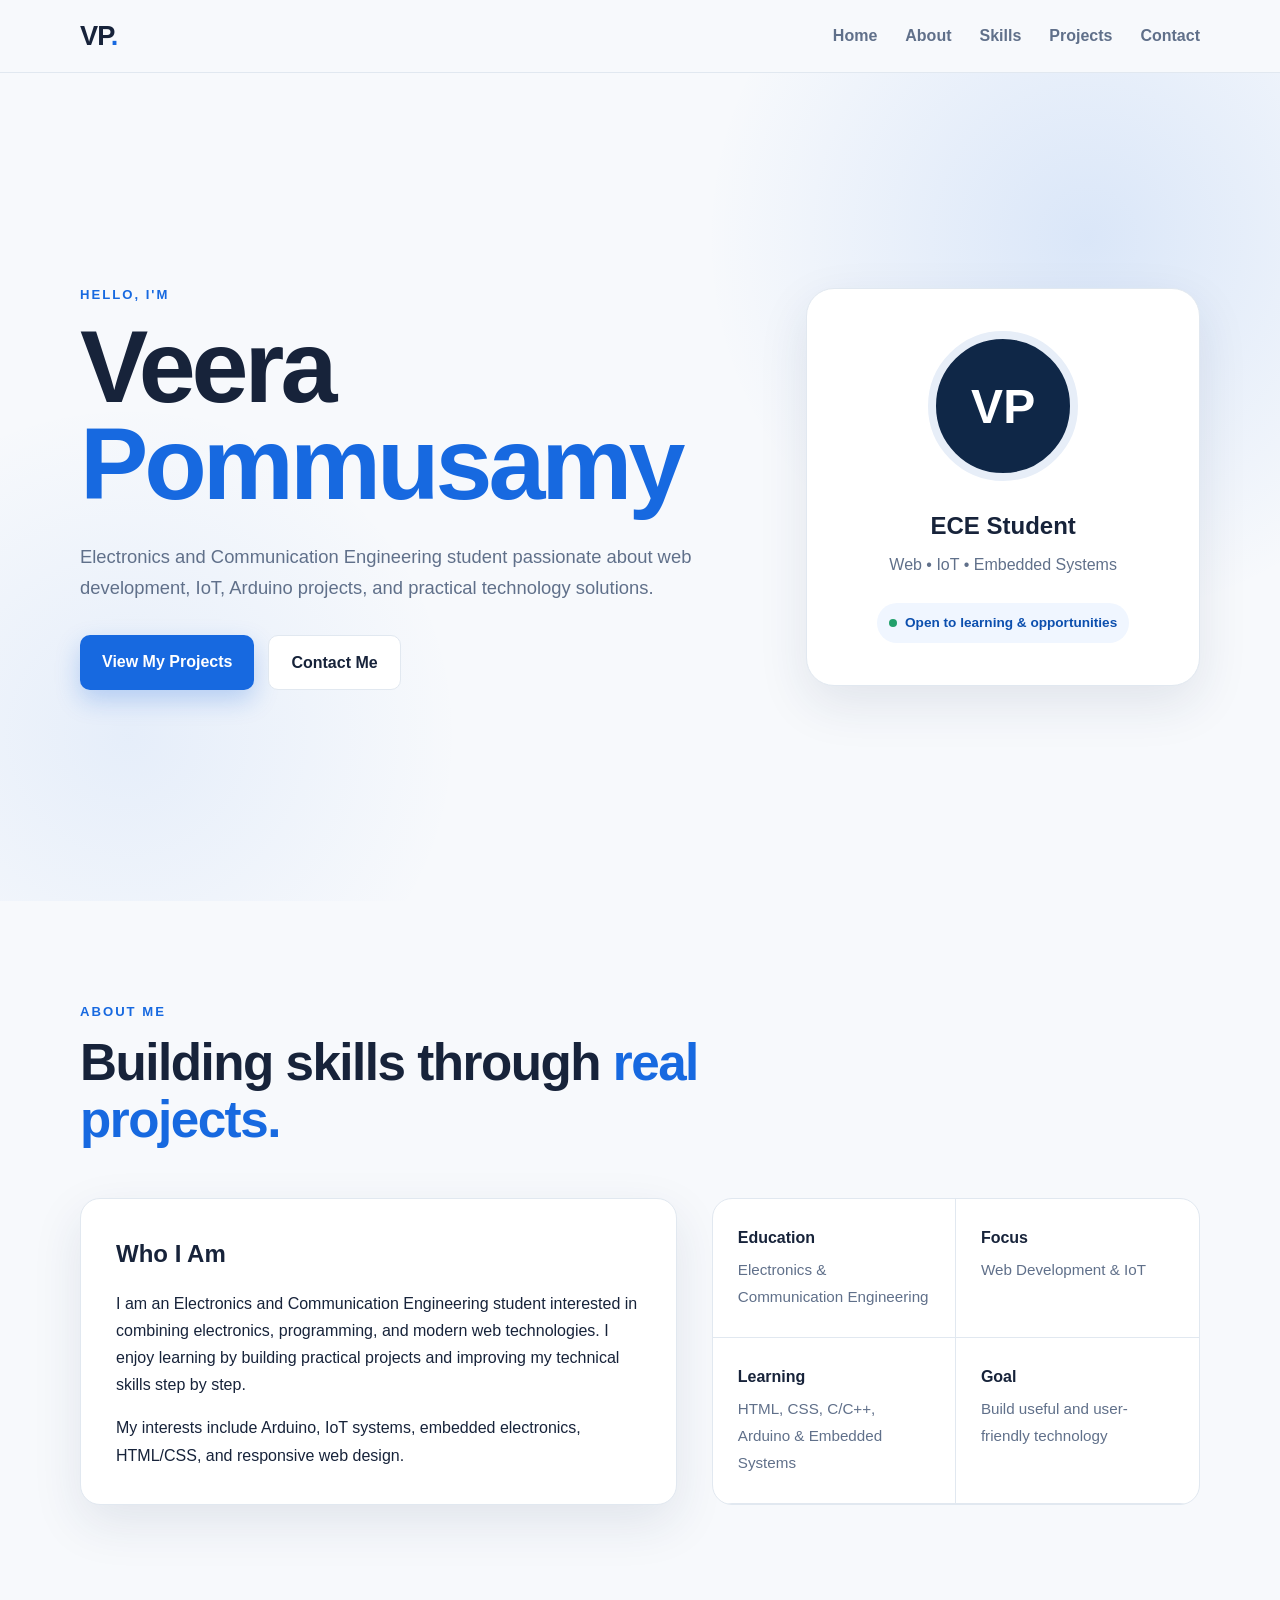
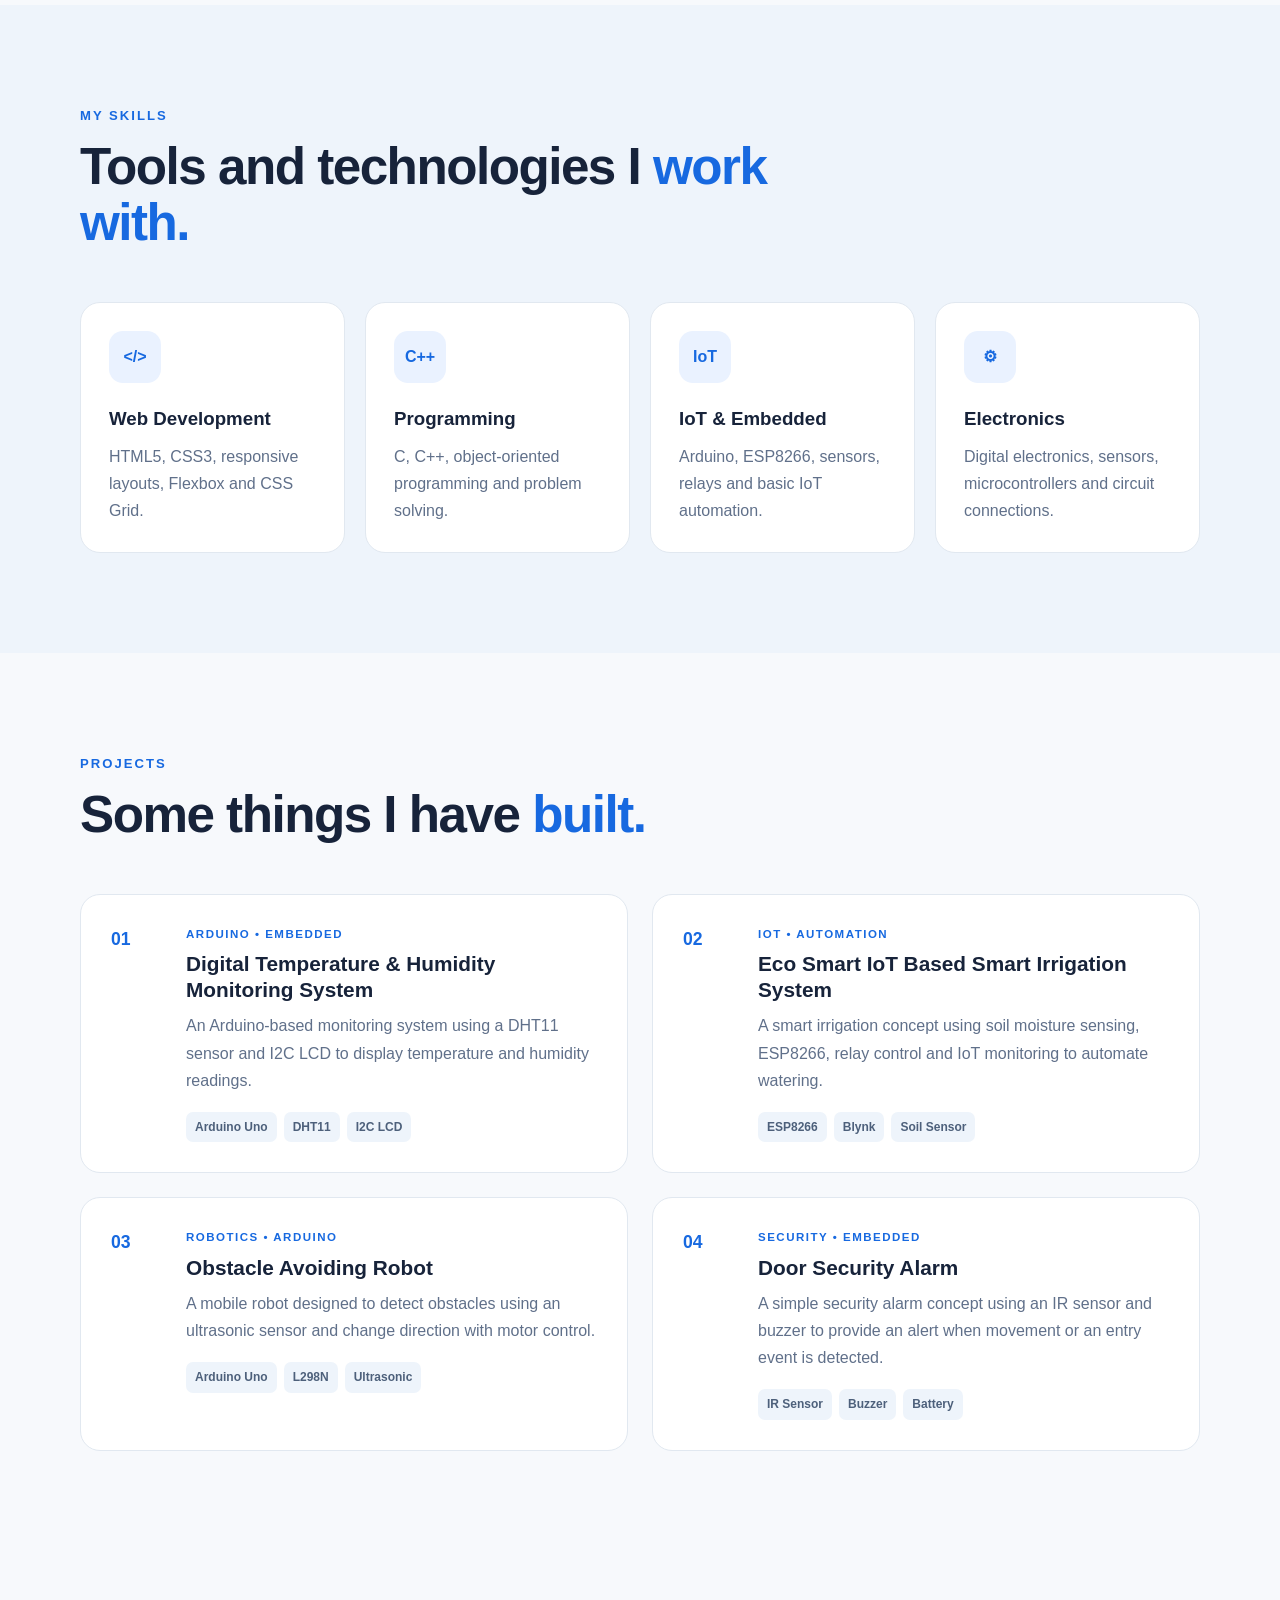
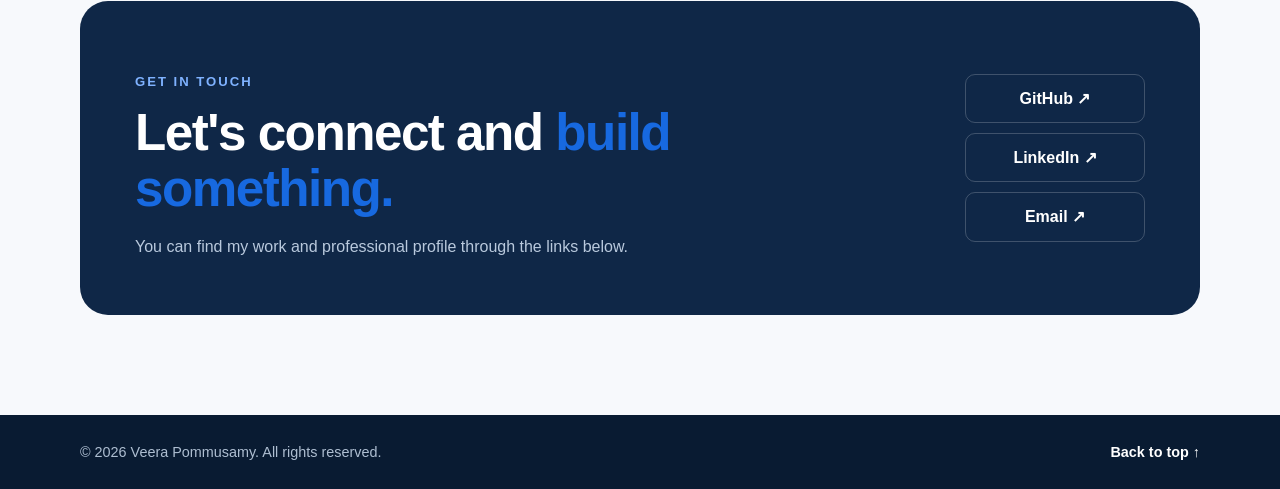
<file: index.html>
<!DOCTYPE html>
<html lang="en">
<head>
  <meta charset="UTF-8">
  <meta name="viewport" content="width=device-width, initial-scale=1.0">
  <meta name="description" content="Personal portfolio of Veera Pommusamy - Electronics and Communication Engineering student and aspiring developer.">
  <title>Veera Pommusamy | Personal Portfolio</title>
  <link rel="stylesheet" href="style.css">
</head>

<body>
  <header class="site-header">
    <nav class="navbar container" aria-label="Main navigation">
      <a class="logo" href="#home">VP<span>.</span></a>

      <div class="nav-links">
        <a href="#home">Home</a>
        <a href="#about">About</a>
        <a href="#skills">Skills</a>
        <a href="#projects">Projects</a>
        <a href="#contact">Contact</a>
      </div>
    </nav>
  </header>

  <main>
    <!-- Hero -->
    <section id="home" class="hero">
      <div class="container hero-content">
        <div class="hero-text">
          <p class="eyebrow">HELLO, I'M</p>
          <h1>Veera<br><span>Pommusamy</span></h1>
          <p class="hero-description">
            Electronics and Communication Engineering student passionate about
            web development, IoT, Arduino projects, and practical technology solutions.
          </p>

          <div class="hero-buttons">
            <a class="btn primary-btn" href="#projects">View My Projects</a>
            <a class="btn secondary-btn" href="#contact">Contact Me</a>
          </div>
        </div>

        <div class="hero-card" aria-label="Profile summary">
          <div class="profile-circle">VP</div>
          <h2>ECE Student</h2>
          <p>Web • IoT • Embedded Systems</p>
          <div class="status">
            <span class="status-dot"></span>
            Open to learning & opportunities
          </div>
        </div>
      </div>
    </section>

    <!-- About -->
    <section id="about" class="section">
      <div class="container">
        <div class="section-heading">
          <p class="eyebrow">ABOUT ME</p>
          <h2>Building skills through <span>real projects.</span></h2>
        </div>

        <div class="about-grid">
          <article class="about-card">
            <h3>Who I Am</h3>
            <p>
              I am an Electronics and Communication Engineering student interested
              in combining electronics, programming, and modern web technologies.
              I enjoy learning by building practical projects and improving my
              technical skills step by step.
            </p>
            <p>
              My interests include Arduino, IoT systems, embedded electronics,
              HTML/CSS, and responsive web design.
            </p>
          </article>

          <div class="quick-info">
            <div class="info-item">
              <strong>Education</strong>
              <span>Electronics & Communication Engineering</span>
            </div>
            <div class="info-item">
              <strong>Focus</strong>
              <span>Web Development & IoT</span>
            </div>
            <div class="info-item">
              <strong>Learning</strong>
              <span>HTML, CSS, C/C++, Arduino & Embedded Systems</span>
            </div>
            <div class="info-item">
              <strong>Goal</strong>
              <span>Build useful and user-friendly technology</span>
            </div>
          </div>
        </div>
      </div>
    </section>

    <!-- Skills -->
    <section id="skills" class="section section-alt">
      <div class="container">
        <div class="section-heading">
          <p class="eyebrow">MY SKILLS</p>
          <h2>Tools and technologies I <span>work with.</span></h2>
        </div>

        <div class="skills-grid">
          <article class="skill-card">
            <div class="skill-icon">&lt;/&gt;</div>
            <h3>Web Development</h3>
            <p>HTML5, CSS3, responsive layouts, Flexbox and CSS Grid.</p>
          </article>

          <article class="skill-card">
            <div class="skill-icon">C++</div>
            <h3>Programming</h3>
            <p>C, C++, object-oriented programming and problem solving.</p>
          </article>

          <article class="skill-card">
            <div class="skill-icon">IoT</div>
            <h3>IoT & Embedded</h3>
            <p>Arduino, ESP8266, sensors, relays and basic IoT automation.</p>
          </article>

          <article class="skill-card">
            <div class="skill-icon">⚙</div>
            <h3>Electronics</h3>
            <p>Digital electronics, sensors, microcontrollers and circuit connections.</p>
          </article>
        </div>
      </div>
    </section>

    <!-- Projects -->
    <section id="projects" class="section">
      <div class="container">
        <div class="section-heading">
          <p class="eyebrow">PROJECTS</p>
          <h2>Some things I have <span>built.</span></h2>
        </div>

        <div class="projects-grid">
          <article class="project-card">
            <div class="project-number">01</div>
            <div>
              <p class="project-type">ARDUINO • EMBEDDED</p>
              <h3>Digital Temperature & Humidity Monitoring System</h3>
              <p>
                An Arduino-based monitoring system using a DHT11 sensor and I2C LCD
                to display temperature and humidity readings.
              </p>
              <div class="tags">
                <span>Arduino Uno</span>
                <span>DHT11</span>
                <span>I2C LCD</span>
              </div>
            </div>
          </article>

          <article class="project-card">
            <div class="project-number">02</div>
            <div>
              <p class="project-type">IOT • AUTOMATION</p>
              <h3>Eco Smart IoT Based Smart Irrigation System</h3>
              <p>
                A smart irrigation concept using soil moisture sensing, ESP8266,
                relay control and IoT monitoring to automate watering.
              </p>
              <div class="tags">
                <span>ESP8266</span>
                <span>Blynk</span>
                <span>Soil Sensor</span>
              </div>
            </div>
          </article>

          <article class="project-card">
            <div class="project-number">03</div>
            <div>
              <p class="project-type">ROBOTICS • ARDUINO</p>
              <h3>Obstacle Avoiding Robot</h3>
              <p>
                A mobile robot designed to detect obstacles using an ultrasonic
                sensor and change direction with motor control.
              </p>
              <div class="tags">
                <span>Arduino Uno</span>
                <span>L298N</span>
                <span>Ultrasonic</span>
              </div>
            </div>
          </article>

          <article class="project-card">
            <div class="project-number">04</div>
            <div>
              <p class="project-type">SECURITY • EMBEDDED</p>
              <h3>Door Security Alarm</h3>
              <p>
                A simple security alarm concept using an IR sensor and buzzer
                to provide an alert when movement or an entry event is detected.
              </p>
              <div class="tags">
                <span>IR Sensor</span>
                <span>Buzzer</span>
                <span>Battery</span>
              </div>
            </div>
          </article>
        </div>
      </div>
    </section>

    <!-- Contact -->
    <section id="contact" class="section contact-section">
      <div class="container contact-box">
        <div>
          <p class="eyebrow">GET IN TOUCH</p>
          <h2>Let's connect and <span>build something.</span></h2>
          <p>
            You can find my work and professional profile through the links below.
          </p>
        </div>

        <div class="social-links">
          <!-- Replace the two placeholder links below with your real profiles. -->
          <a href="https://github.com/YOUR_GITHUB_USERNAME" target="_blank" rel="noopener noreferrer">
            GitHub ↗
          </a>
          <a href="https://www.linkedin.com/in/YOUR_LINKEDIN_USERNAME/" target="_blank" rel="noopener noreferrer">
            LinkedIn ↗
          </a>
          <a href="mailto:YOUR_EMAIL@example.com">
            Email ↗
          </a>
        </div>
      </div>
    </section>
  </main>

  <footer class="site-footer">
    <div class="container footer-content">
      <p>© 2026 Veera Pommusamy. All rights reserved.</p>
      <a href="#home">Back to top ↑</a>
    </div>
  </footer>
</body>
</html>
</file>
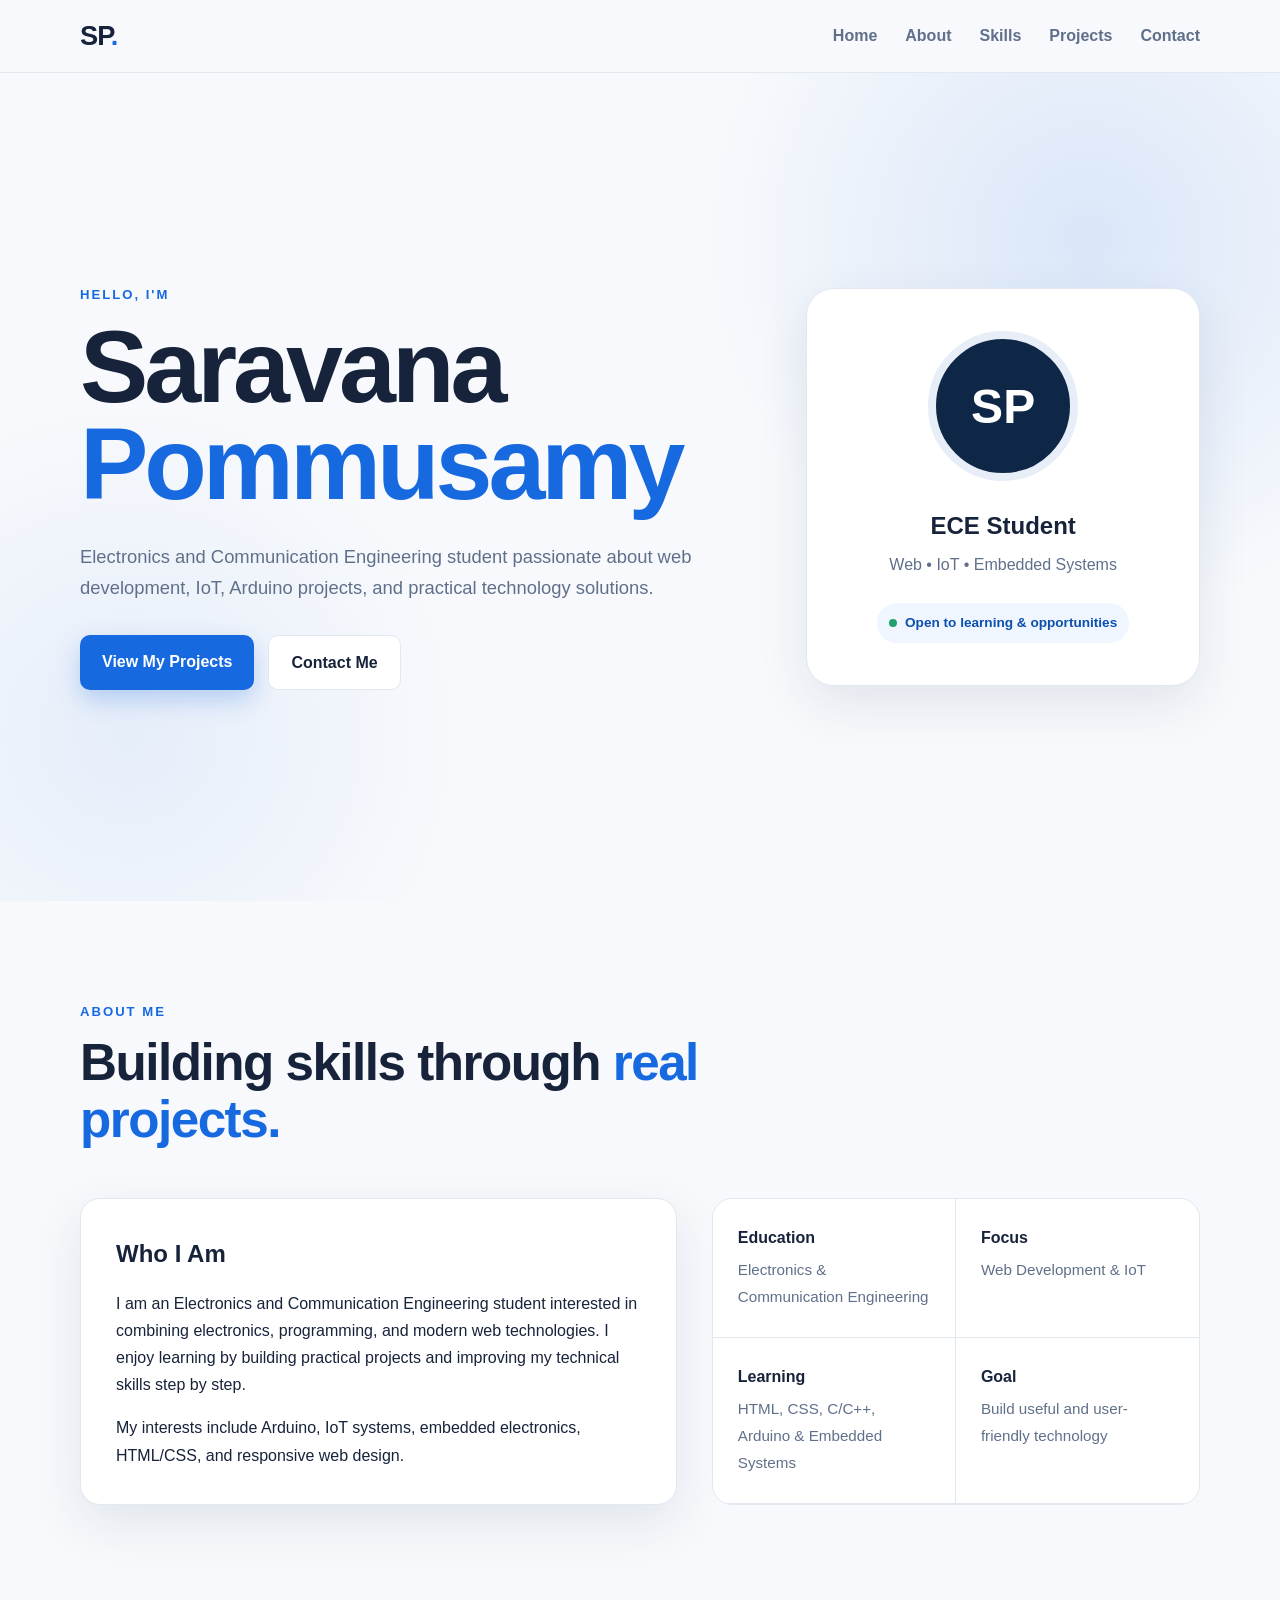
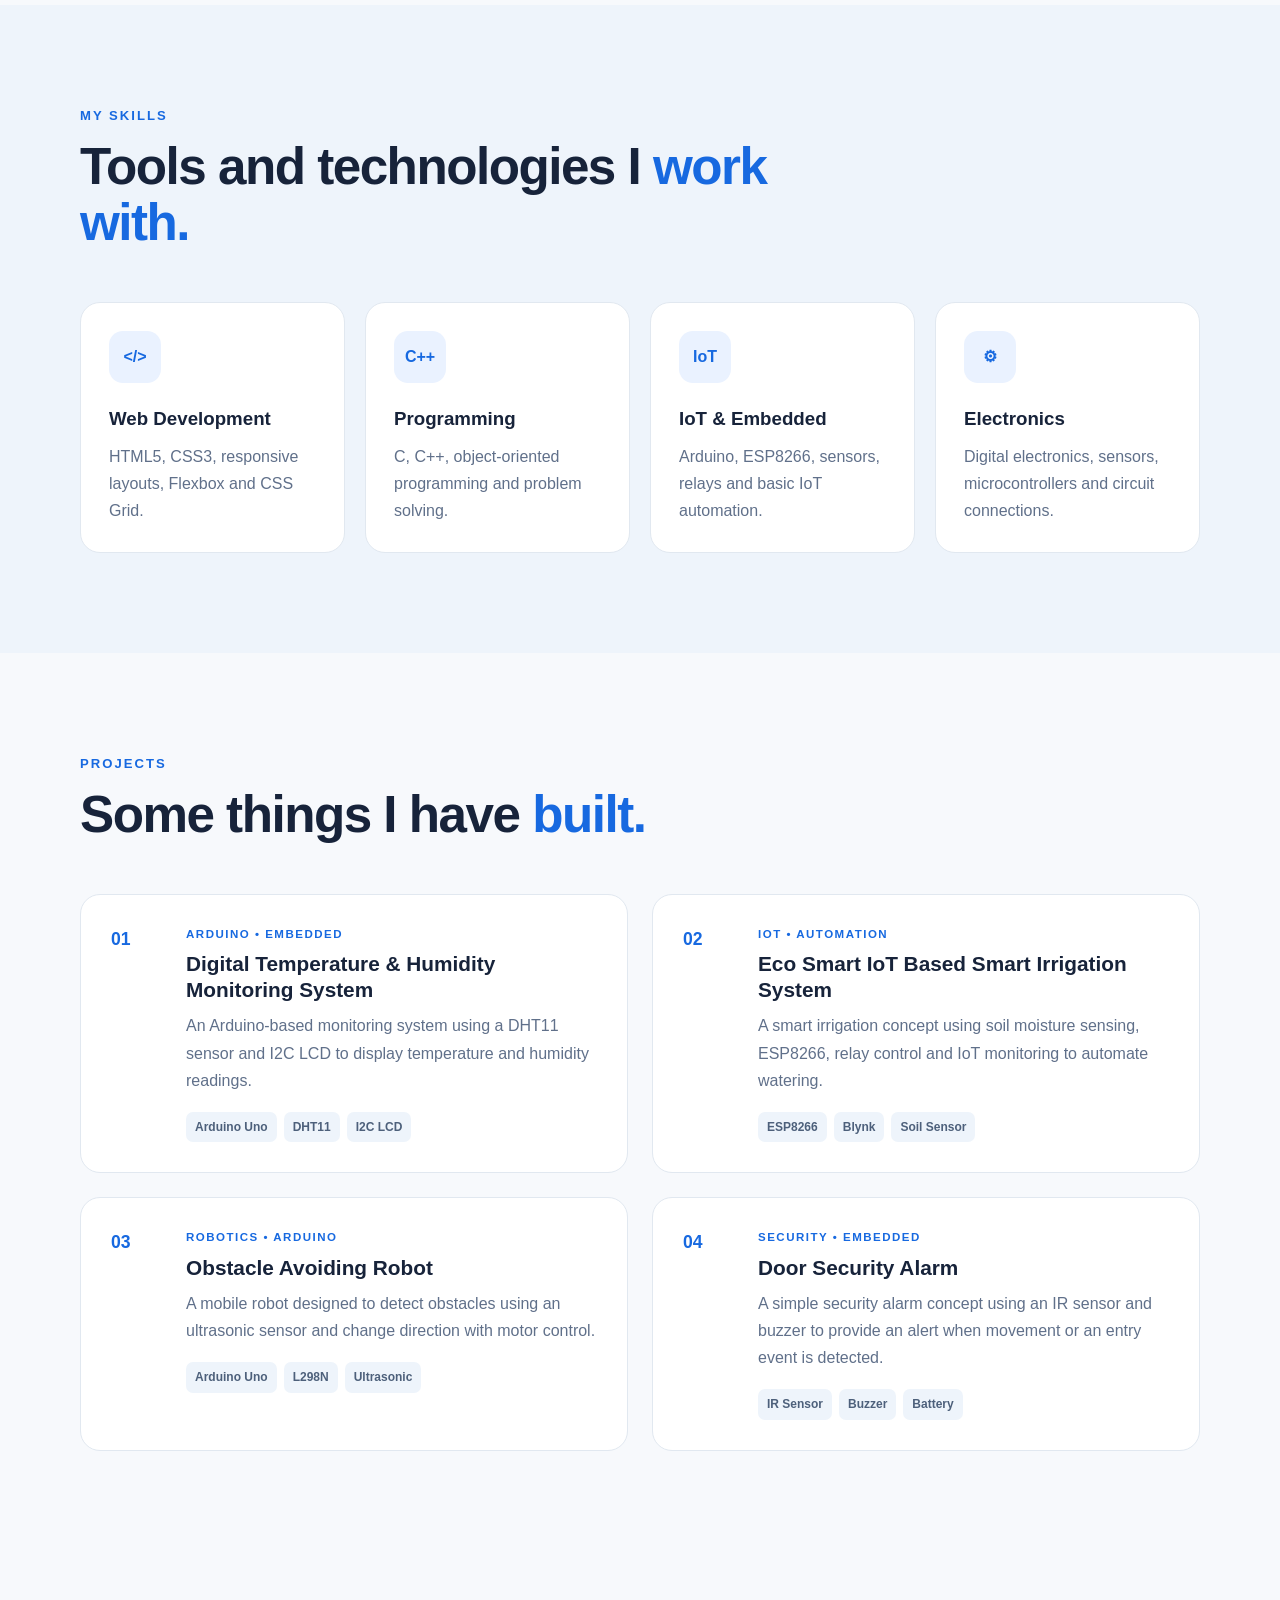
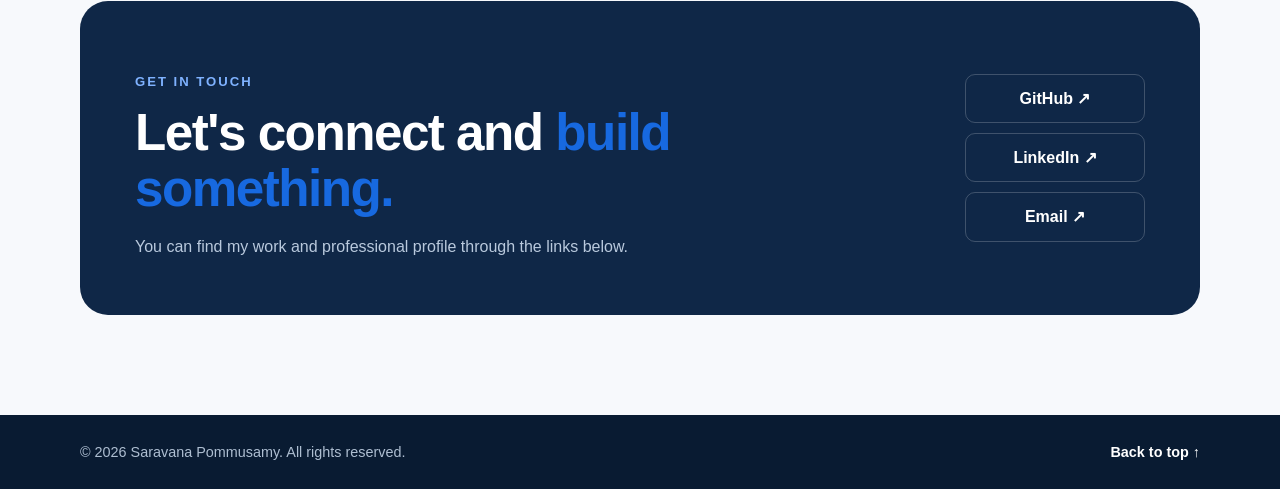
<file: index[1].html>
<!DOCTYPE html>
<html lang="en">
<head>
  <meta charset="UTF-8">
  <meta name="viewport" content="width=device-width, initial-scale=1.0">
  <meta name="description" content="Personal portfolio of Saravana Pommusamy - Electronics and Communication Engineering student and aspiring developer.">
  <title>Saravana Pommusamy | Personal Portfolio</title>
  <link rel="stylesheet" href="style.css">
</head>

<body>
  <header class="site-header">
    <nav class="navbar container" aria-label="Main navigation">
      <a class="logo" href="#home">SP<span>.</span></a>

      <div class="nav-links">
        <a href="#home">Home</a>
        <a href="#about">About</a>
        <a href="#skills">Skills</a>
        <a href="#projects">Projects</a>
        <a href="#contact">Contact</a>
      </div>
    </nav>
  </header>

  <main>
    <!-- Hero -->
    <section id="home" class="hero">
      <div class="container hero-content">
        <div class="hero-text">
          <p class="eyebrow">HELLO, I'M</p>
          <h1>Saravana<br><span>Pommusamy</span></h1>
          <p class="hero-description">
            Electronics and Communication Engineering student passionate about
            web development, IoT, Arduino projects, and practical technology solutions.
          </p>

          <div class="hero-buttons">
            <a class="btn primary-btn" href="#projects">View My Projects</a>
            <a class="btn secondary-btn" href="#contact">Contact Me</a>
          </div>
        </div>

        <div class="hero-card" aria-label="Profile summary">
          <div class="profile-circle">SP</div>
          <h2>ECE Student</h2>
          <p>Web • IoT • Embedded Systems</p>
          <div class="status">
            <span class="status-dot"></span>
            Open to learning & opportunities
          </div>
        </div>
      </div>
    </section>

    <!-- About -->
    <section id="about" class="section">
      <div class="container">
        <div class="section-heading">
          <p class="eyebrow">ABOUT ME</p>
          <h2>Building skills through <span>real projects.</span></h2>
        </div>

        <div class="about-grid">
          <article class="about-card">
            <h3>Who I Am</h3>
            <p>
              I am an Electronics and Communication Engineering student interested
              in combining electronics, programming, and modern web technologies.
              I enjoy learning by building practical projects and improving my
              technical skills step by step.
            </p>
            <p>
              My interests include Arduino, IoT systems, embedded electronics,
              HTML/CSS, and responsive web design.
            </p>
          </article>

          <div class="quick-info">
            <div class="info-item">
              <strong>Education</strong>
              <span>Electronics & Communication Engineering</span>
            </div>
            <div class="info-item">
              <strong>Focus</strong>
              <span>Web Development & IoT</span>
            </div>
            <div class="info-item">
              <strong>Learning</strong>
              <span>HTML, CSS, C/C++, Arduino & Embedded Systems</span>
            </div>
            <div class="info-item">
              <strong>Goal</strong>
              <span>Build useful and user-friendly technology</span>
            </div>
          </div>
        </div>
      </div>
    </section>

    <!-- Skills -->
    <section id="skills" class="section section-alt">
      <div class="container">
        <div class="section-heading">
          <p class="eyebrow">MY SKILLS</p>
          <h2>Tools and technologies I <span>work with.</span></h2>
        </div>

        <div class="skills-grid">
          <article class="skill-card">
            <div class="skill-icon">&lt;/&gt;</div>
            <h3>Web Development</h3>
            <p>HTML5, CSS3, responsive layouts, Flexbox and CSS Grid.</p>
          </article>

          <article class="skill-card">
            <div class="skill-icon">C++</div>
            <h3>Programming</h3>
            <p>C, C++, object-oriented programming and problem solving.</p>
          </article>

          <article class="skill-card">
            <div class="skill-icon">IoT</div>
            <h3>IoT & Embedded</h3>
            <p>Arduino, ESP8266, sensors, relays and basic IoT automation.</p>
          </article>

          <article class="skill-card">
            <div class="skill-icon">⚙</div>
            <h3>Electronics</h3>
            <p>Digital electronics, sensors, microcontrollers and circuit connections.</p>
          </article>
        </div>
      </div>
    </section>

    <!-- Projects -->
    <section id="projects" class="section">
      <div class="container">
        <div class="section-heading">
          <p class="eyebrow">PROJECTS</p>
          <h2>Some things I have <span>built.</span></h2>
        </div>

        <div class="projects-grid">
          <article class="project-card">
            <div class="project-number">01</div>
            <div>
              <p class="project-type">ARDUINO • EMBEDDED</p>
              <h3>Digital Temperature & Humidity Monitoring System</h3>
              <p>
                An Arduino-based monitoring system using a DHT11 sensor and I2C LCD
                to display temperature and humidity readings.
              </p>
              <div class="tags">
                <span>Arduino Uno</span>
                <span>DHT11</span>
                <span>I2C LCD</span>
              </div>
            </div>
          </article>

          <article class="project-card">
            <div class="project-number">02</div>
            <div>
              <p class="project-type">IOT • AUTOMATION</p>
              <h3>Eco Smart IoT Based Smart Irrigation System</h3>
              <p>
                A smart irrigation concept using soil moisture sensing, ESP8266,
                relay control and IoT monitoring to automate watering.
              </p>
              <div class="tags">
                <span>ESP8266</span>
                <span>Blynk</span>
                <span>Soil Sensor</span>
              </div>
            </div>
          </article>

          <article class="project-card">
            <div class="project-number">03</div>
            <div>
              <p class="project-type">ROBOTICS • ARDUINO</p>
              <h3>Obstacle Avoiding Robot</h3>
              <p>
                A mobile robot designed to detect obstacles using an ultrasonic
                sensor and change direction with motor control.
              </p>
              <div class="tags">
                <span>Arduino Uno</span>
                <span>L298N</span>
                <span>Ultrasonic</span>
              </div>
            </div>
          </article>

          <article class="project-card">
            <div class="project-number">04</div>
            <div>
              <p class="project-type">SECURITY • EMBEDDED</p>
              <h3>Door Security Alarm</h3>
              <p>
                A simple security alarm concept using an IR sensor and buzzer
                to provide an alert when movement or an entry event is detected.
              </p>
              <div class="tags">
                <span>IR Sensor</span>
                <span>Buzzer</span>
                <span>Battery</span>
              </div>
            </div>
          </article>
        </div>
      </div>
    </section>

    <!-- Contact -->
    <section id="contact" class="section contact-section">
      <div class="container contact-box">
        <div>
          <p class="eyebrow">GET IN TOUCH</p>
          <h2>Let's connect and <span>build something.</span></h2>
          <p>
            You can find my work and professional profile through the links below.
          </p>
        </div>

        <div class="social-links">
          <!-- Replace the two placeholder links below with your real profiles. -->
          <a href="https://github.com/YOUR_GITHUB_USERNAME" target="_blank" rel="noopener noreferrer">
            GitHub ↗
          </a>
          <a href="https://www.linkedin.com/in/YOUR_LINKEDIN_USERNAME/" target="_blank" rel="noopener noreferrer">
            LinkedIn ↗
          </a>
          <a href="mailto:YOUR_EMAIL@example.com">
            Email ↗
          </a>
        </div>
      </div>
    </section>
  </main>

  <footer class="site-footer">
    <div class="container footer-content">
      <p>© 2026 Saravana Pommusamy. All rights reserved.</p>
      <a href="#home">Back to top ↑</a>
    </div>
  </footer>
</body>
</html>
</file>
<file: style.css>
/* ================================
   Personal Portfolio - style.css
   ================================ */

:root {
  --bg: #f7f9fc;
  --surface: #ffffff;
  --surface-dark: #0f2747;
  --text: #17233a;
  --muted: #60708a;
  --accent: #1769e0;
  --accent-dark: #0c4fae;
  --border: #e1e8f0;
  --shadow: 0 18px 50px rgba(25, 53, 88, 0.10);
  --radius: 20px;
}

* {
  margin: 0;
  padding: 0;
  box-sizing: border-box;
}

html {
  scroll-behavior: smooth;
}

body {
  font-family: Arial, Helvetica, sans-serif;
  color: var(--text);
  background: var(--bg);
  line-height: 1.7;
}

a {
  color: inherit;
  text-decoration: none;
}

.container {
  width: min(1120px, 92%);
  margin: 0 auto;
}

/* Header */
.site-header {
  position: sticky;
  top: 0;
  z-index: 1000;
  background: rgba(247, 249, 252, 0.94);
  border-bottom: 1px solid var(--border);
  backdrop-filter: blur(12px);
}

.navbar {
  min-height: 72px;
  display: flex;
  align-items: center;
  justify-content: space-between;
  gap: 30px;
}

.logo {
  font-size: 1.7rem;
  font-weight: 900;
  letter-spacing: -1px;
}

.logo span,
.hero h1 span,
.section-heading h2 span,
.contact-box h2 span {
  color: var(--accent);
}

.nav-links {
  display: flex;
  align-items: center;
  gap: 28px;
}

.nav-links a {
  color: var(--muted);
  font-weight: 700;
  transition: 0.2s ease;
}

.nav-links a:hover {
  color: var(--accent);
}

/* Hero */
.hero {
  min-height: calc(100vh - 72px);
  display: flex;
  align-items: center;
  padding: 80px 0;
  background:
    radial-gradient(circle at 85% 20%, rgba(23, 105, 224, 0.13), transparent 30%),
    radial-gradient(circle at 10% 80%, rgba(23, 105, 224, 0.08), transparent 25%),
    var(--bg);
}

.hero-content {
  display: grid;
  grid-template-columns: 1.25fr 0.75fr;
  gap: 70px;
  align-items: center;
}

.eyebrow {
  color: var(--accent);
  font-size: 0.82rem;
  font-weight: 900;
  letter-spacing: 2px;
  margin-bottom: 12px;
}

.hero h1 {
  font-size: clamp(3.2rem, 8vw, 6.5rem);
  line-height: 0.95;
  letter-spacing: -4px;
  margin-bottom: 28px;
}

.hero-description {
  max-width: 650px;
  color: var(--muted);
  font-size: 1.15rem;
}

.hero-buttons {
  display: flex;
  flex-wrap: wrap;
  gap: 14px;
  margin-top: 32px;
}

.btn {
  display: inline-block;
  padding: 13px 22px;
  border-radius: 10px;
  font-weight: 800;
  transition: transform 0.2s ease, box-shadow 0.2s ease;
}

.btn:hover {
  transform: translateY(-2px);
}

.primary-btn {
  background: var(--accent);
  color: white;
  box-shadow: 0 10px 25px rgba(23, 105, 224, 0.25);
}

.primary-btn:hover {
  background: var(--accent-dark);
}

.secondary-btn {
  border: 1px solid var(--border);
  background: var(--surface);
}

.hero-card {
  background: var(--surface);
  border: 1px solid var(--border);
  border-radius: 28px;
  padding: 42px 30px;
  text-align: center;
  box-shadow: var(--shadow);
}

.profile-circle {
  width: 150px;
  height: 150px;
  margin: 0 auto 25px;
  border-radius: 50%;
  display: grid;
  place-items: center;
  background: var(--surface-dark);
  color: white;
  font-size: 3rem;
  font-weight: 900;
  border: 8px solid #e7eef8;
}

.hero-card h2 {
  font-size: 1.5rem;
  margin-bottom: 4px;
}

.hero-card > p {
  color: var(--muted);
}

.status {
  display: inline-flex;
  align-items: center;
  gap: 8px;
  margin-top: 25px;
  padding: 8px 12px;
  border-radius: 100px;
  background: #f0f6ff;
  color: var(--accent-dark);
  font-size: 0.85rem;
  font-weight: 700;
}

.status-dot {
  width: 8px;
  height: 8px;
  background: #22a06b;
  border-radius: 50%;
}

/* Sections */
.section {
  padding: 100px 0;
}

.section-alt {
  background: #eef4fb;
}

.section-heading {
  max-width: 700px;
  margin-bottom: 50px;
}

.section-heading h2,
.contact-box h2 {
  font-size: clamp(2rem, 4vw, 3.3rem);
  line-height: 1.1;
  letter-spacing: -1.5px;
}

/* About */
.about-grid {
  display: grid;
  grid-template-columns: 1.1fr 0.9fr;
  gap: 35px;
  align-items: stretch;
}

.about-card,
.quick-info,
.skill-card,
.project-card {
  background: var(--surface);
  border: 1px solid var(--border);
  border-radius: var(--radius);
}

.about-card {
  padding: 35px;
  box-shadow: var(--shadow);
}

.about-card h3 {
  font-size: 1.5rem;
  margin-bottom: 15px;
}

.about-card p + p {
  margin-top: 16px;
}

.quick-info {
  display: grid;
  grid-template-columns: 1fr 1fr;
  overflow: hidden;
}

.info-item {
  padding: 25px;
  border-bottom: 1px solid var(--border);
}

.info-item:nth-child(odd) {
  border-right: 1px solid var(--border);
}

.info-item strong {
  display: block;
  margin-bottom: 5px;
}

.info-item span {
  color: var(--muted);
  font-size: 0.95rem;
}

/* Skills - CSS Grid */
.skills-grid {
  display: grid;
  grid-template-columns: repeat(4, 1fr);
  gap: 20px;
}

.skill-card {
  padding: 28px;
  transition: transform 0.2s ease, box-shadow 0.2s ease;
}

.skill-card:hover,
.project-card:hover {
  transform: translateY(-5px);
  box-shadow: var(--shadow);
}

.skill-icon {
  width: 52px;
  height: 52px;
  display: grid;
  place-items: center;
  border-radius: 14px;
  background: #eaf2ff;
  color: var(--accent);
  font-weight: 900;
  margin-bottom: 20px;
}

.skill-card h3 {
  margin-bottom: 8px;
}

.skill-card p,
.project-card p,
.contact-box p {
  color: var(--muted);
}

/* Projects - CSS Grid */
.projects-grid {
  display: grid;
  grid-template-columns: repeat(2, 1fr);
  gap: 24px;
}

.project-card {
  padding: 30px;
  display: grid;
  grid-template-columns: 55px 1fr;
  gap: 20px;
  transition: transform 0.2s ease, box-shadow 0.2s ease;
}

.project-number {
  font-size: 1.1rem;
  font-weight: 900;
  color: var(--accent);
}

.project-type {
  font-size: 0.72rem;
  letter-spacing: 1.5px;
  font-weight: 900;
  color: var(--accent) !important;
  margin-bottom: 7px;
}

.project-card h3 {
  font-size: 1.3rem;
  margin-bottom: 9px;
  line-height: 1.25;
}

.tags {
  display: flex;
  flex-wrap: wrap;
  gap: 7px;
  margin-top: 18px;
}

.tags span {
  padding: 5px 9px;
  border-radius: 7px;
  background: #eef4fb;
  color: #4d607b;
  font-size: 0.75rem;
  font-weight: 700;
}

/* Contact */
.contact-section {
  padding-top: 50px;
}

.contact-box {
  background: var(--surface-dark);
  color: white;
  border-radius: 28px;
  padding: 55px;
  display: flex;
  align-items: center;
  justify-content: space-between;
  gap: 45px;
}

.contact-box .eyebrow {
  color: #7fb2ff;
}

.contact-box h2 {
  max-width: 650px;
}

.contact-box p {
  color: #b9c9dd;
  max-width: 650px;
  margin-top: 15px;
}

.social-links {
  display: flex;
  flex-direction: column;
  gap: 10px;
  min-width: 180px;
}

.social-links a {
  border: 1px solid rgba(255, 255, 255, 0.2);
  border-radius: 10px;
  padding: 10px 14px;
  text-align: center;
  font-weight: 800;
  transition: 0.2s ease;
}

.social-links a:hover {
  background: white;
  color: var(--surface-dark);
}

/* Footer */
.site-footer {
  padding: 25px 0;
  background: #091b32;
  color: #aebed1;
  font-size: 0.9rem;
}

.footer-content {
  display: flex;
  justify-content: space-between;
  gap: 20px;
}

.footer-content a {
  color: white;
  font-weight: 700;
}

/* Responsive/mobile design */
@media (max-width: 900px) {
  .hero-content,
  .about-grid {
    grid-template-columns: 1fr;
  }

  .hero {
    min-height: auto;
  }

  .hero-card {
    max-width: 520px;
  }

  .skills-grid {
    grid-template-columns: repeat(2, 1fr);
  }

  .contact-box {
    align-items: flex-start;
    flex-direction: column;
  }
}

@media (max-width: 650px) {
  .navbar {
    min-height: auto;
    padding: 16px 0;
    align-items: flex-start;
    flex-direction: column;
  }

  .nav-links {
    width: 100%;
    justify-content: space-between;
    gap: 10px;
    flex-wrap: wrap;
  }

  .nav-links a {
    font-size: 0.9rem;
  }

  .hero {
    padding: 65px 0;
  }

  .hero h1 {
    font-size: clamp(3rem, 16vw, 4.8rem);
    letter-spacing: -2.5px;
  }

  .section {
    padding: 75px 0;
  }

  .skills-grid,
  .projects-grid,
  .quick-info {
    grid-template-columns: 1fr;
  }

  .info-item:nth-child(odd) {
    border-right: 0;
  }

  .project-card {
    grid-template-columns: 1fr;
  }

  .contact-box {
    padding: 35px 25px;
  }

  .social-links {
    width: 100%;
  }

  .footer-content {
    flex-direction: column;
  }
}
</file>
